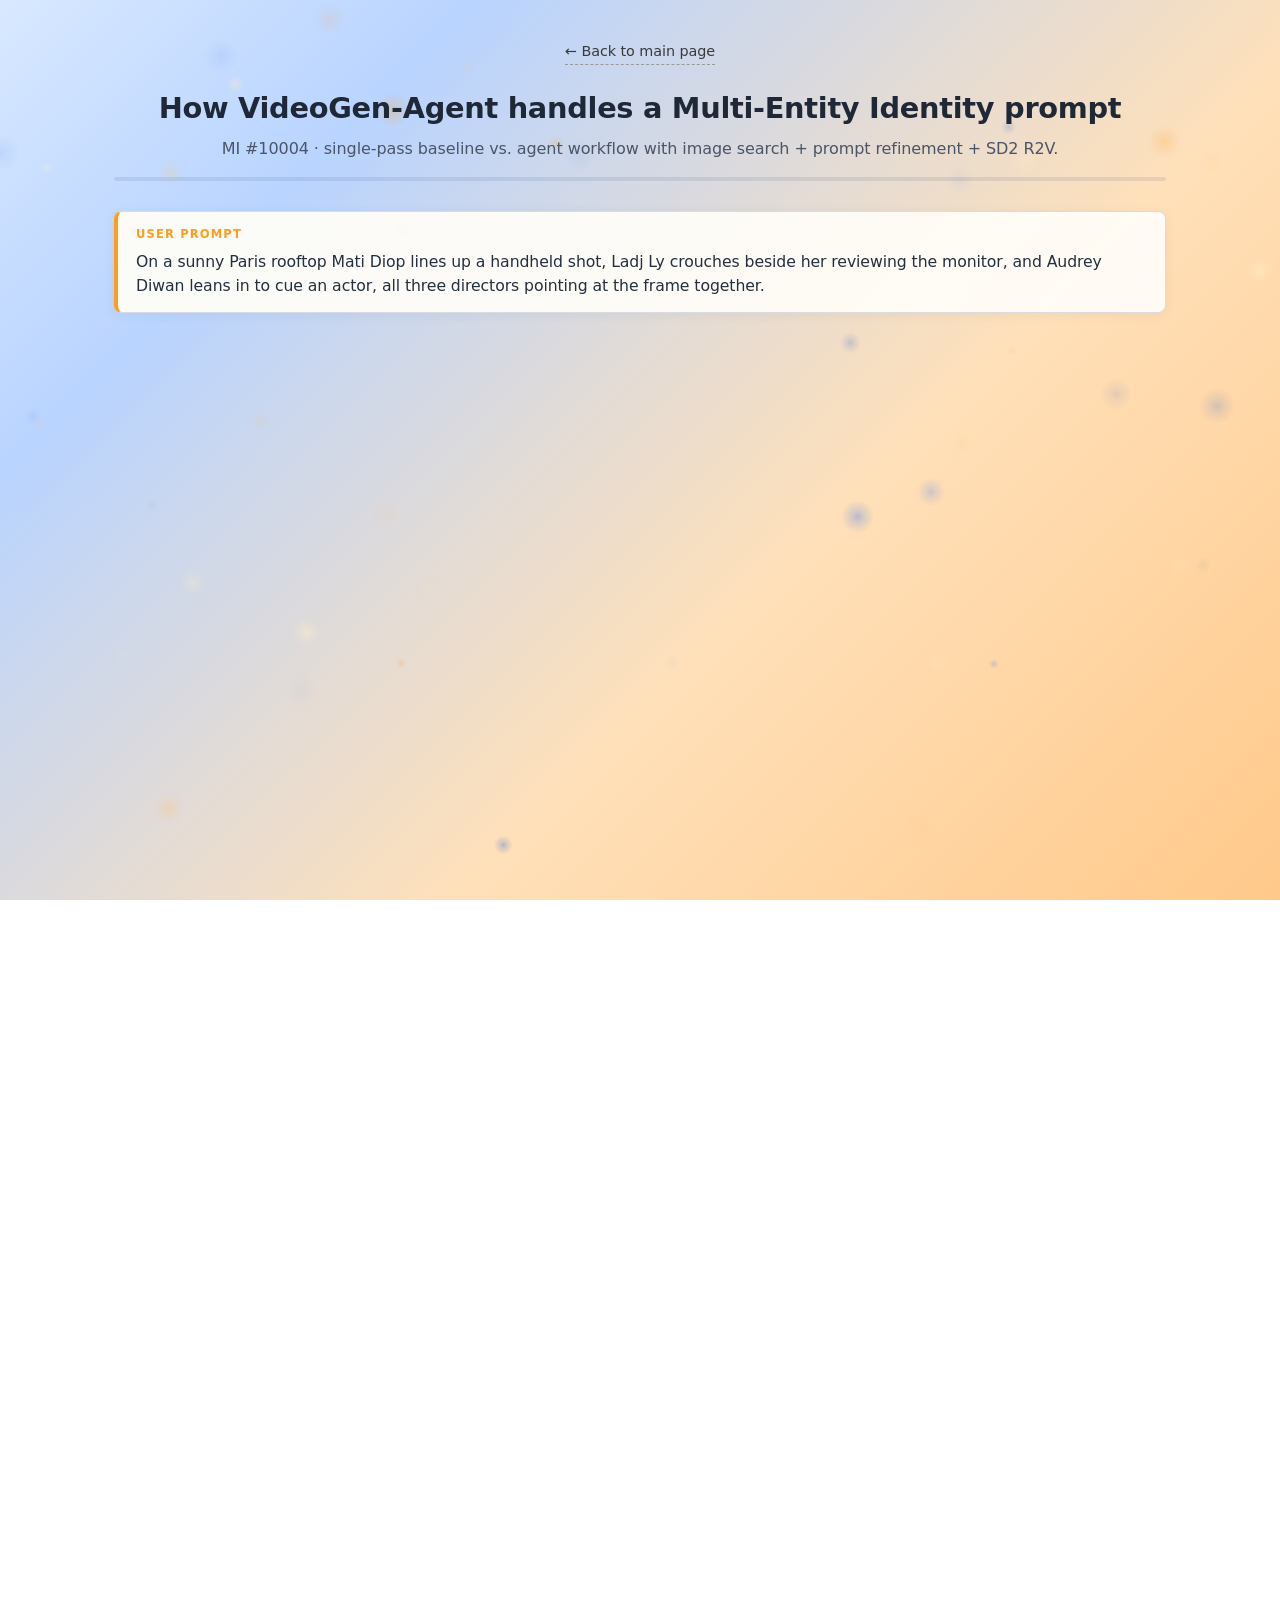
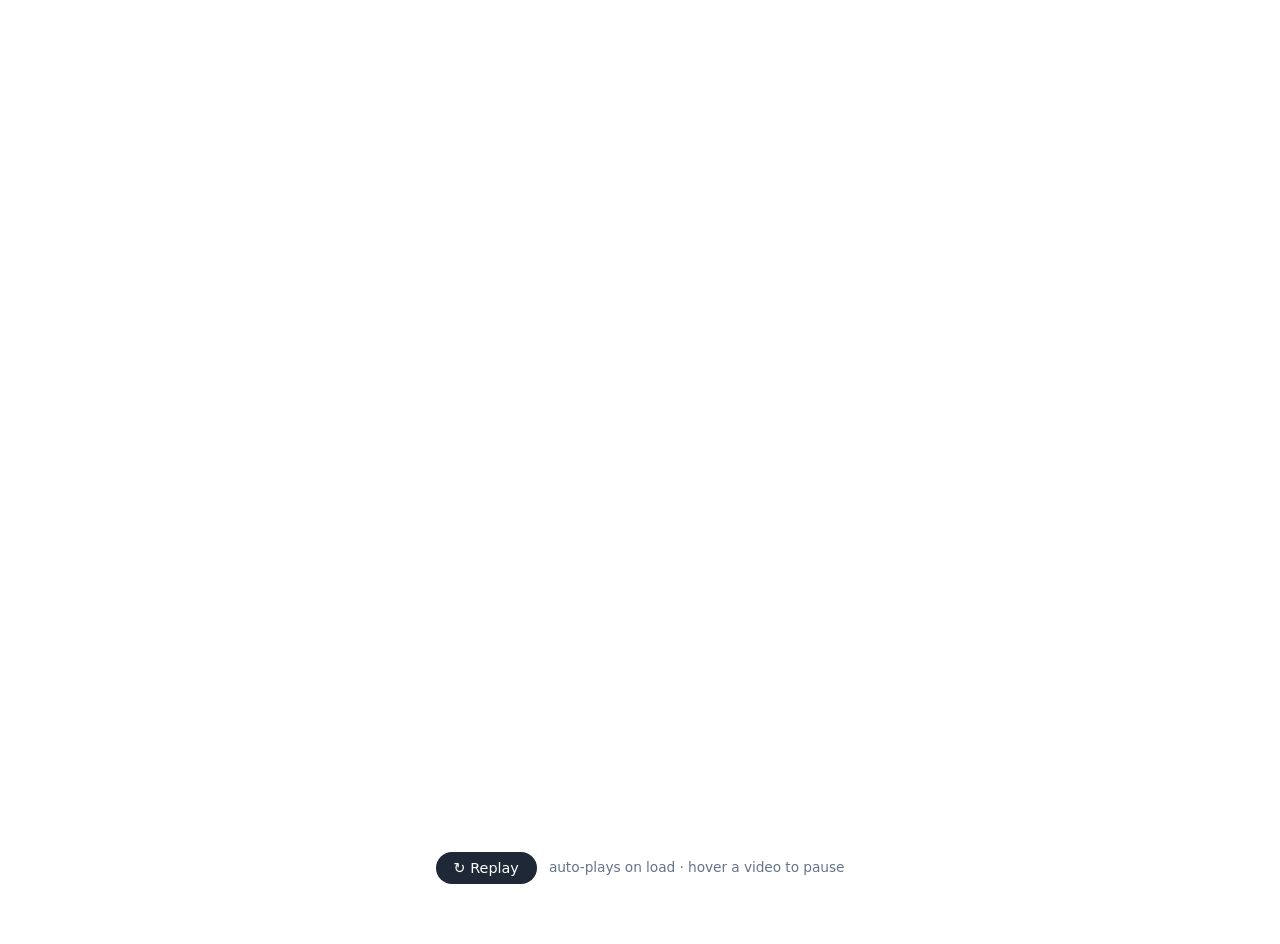
<file: agent_demo_mi.html>
<!DOCTYPE html>
<html lang="en">
<head>
<meta charset="UTF-8" />
<meta name="viewport" content="width=device-width, initial-scale=1" />
<title>VideoGen-Agent · MI #10004 Workflow Storyboard</title>
<link rel="preconnect" href="https://api.fontshare.com" />
<link href="https://api.fontshare.com/v2/css?f[]=satoshi@300,400,500,700,900&display=swap" rel="stylesheet" />
<link href="https://fonts.googleapis.com/css2?family=JetBrains+Mono:wght@400;500&display=swap" rel="stylesheet" />
<link rel="stylesheet" href="css/style.css?v=23" />
<link rel="icon" type="image/svg+xml" href="images/logo.svg" />
<style>
  :root {
    --step-fade: 480ms;
  }
  body { padding: 0; margin: 0; }
  .demo-hero {
    padding: 30px 24px 6px;
    max-width: 1100px;
    margin: 0 auto;
    text-align: center;
  }
  .demo-hero h1 {
    font-size: 1.8rem;
    color: #1e2836;
    margin-bottom: 4px;
    font-weight: 700;
  }
  .demo-hero p.sub {
    color: #4a5568;
    font-size: 1rem;
    margin: 0;
  }
  .stage {
    max-width: 1100px;
    margin: 20px auto 60px;
    padding: 0 24px;
    position: relative;
  }
  /* Prompt bar (always visible) */
  .prompt-bar {
    background: rgba(255, 253, 248, 0.94);
    border: 1px solid rgba(30, 60, 120, 0.16);
    border-left: 4px solid #ff9d1c;
    border-radius: 8px;
    padding: 14px 18px;
    font-size: 0.98rem;
    line-height: 1.55;
    color: #24303e;
    box-shadow: 0 2px 12px rgba(30, 60, 120, 0.06);
    margin-bottom: 22px;
    text-align: left;
  }
  .prompt-bar .label {
    font-size: 0.72rem;
    text-transform: uppercase;
    letter-spacing: 0.10em;
    color: #ff9d1c;
    font-weight: 700;
    margin-bottom: 6px;
    display: block;
  }
  /* Stage panels */
  .panel {
    background: rgba(247, 250, 255, 0.94);
    border: 1px solid rgba(30, 60, 120, 0.10);
    border-radius: 12px;
    padding: 18px 22px 22px;
    margin-bottom: 22px;
    box-shadow: 0 4px 18px rgba(30, 60, 120, 0.06);
    opacity: 0;
    transform: translateY(14px);
    transition: opacity var(--step-fade) ease, transform var(--step-fade) ease;
  }
  .panel.on { opacity: 1; transform: none; }
  .panel-title {
    display: flex;
    align-items: center;
    gap: 10px;
    font-size: 0.86rem;
    text-transform: uppercase;
    letter-spacing: 0.10em;
    font-weight: 700;
    color: #1e2836;
    margin-bottom: 12px;
  }
  .panel-title .num {
    display: inline-flex;
    align-items: center;
    justify-content: center;
    width: 22px;
    height: 22px;
    border-radius: 50%;
    background: #1e2836;
    color: #fff;
    font-size: 0.72rem;
    letter-spacing: 0;
  }
  .panel-title .num.fail { background: #c53030; }
  .panel-title .num.ok   { background: #2e7d5b; }
  .panel-note { color: #64748b; font-size: 0.86rem; margin-top: 8px; }
  /* Video layout */
  .video-wrap {
    position: relative;
    border-radius: 8px;
    overflow: hidden;
    background: #0b0f18;
    aspect-ratio: 16 / 9;
    max-width: 780px;
    margin: 0 auto;
  }
  .video-wrap video { width: 100%; height: 100%; display: block; object-fit: cover; }
  .video-wrap .badge {
    position: absolute;
    top: 12px; right: 12px;
    background: rgba(197, 48, 48, 0.94);
    color: #fff;
    padding: 5px 10px;
    border-radius: 999px;
    font-size: 0.78rem;
    font-weight: 600;
    letter-spacing: 0.03em;
  }
  .video-wrap .badge.ok { background: rgba(46, 125, 91, 0.94); }
  /* Image search chips */
  .chips { display: flex; flex-wrap: wrap; gap: 8px; margin-bottom: 14px; }
  .chip {
    font-family: "JetBrains Mono", ui-monospace, monospace;
    font-size: 0.80rem;
    background: #1e2836;
    color: #ffb454;
    padding: 5px 10px;
    border-radius: 6px;
    opacity: 0;
    transform: translateY(-4px);
    transition: opacity 240ms ease, transform 240ms ease;
  }
  .chip.on { opacity: 1; transform: none; }
  .chip::before { content: "🔎 "; }
  .refs {
    display: grid;
    grid-template-columns: repeat(3, 1fr);
    gap: 12px;
  }
  .ref { text-align: center; }
  .ref img {
    width: 100%;
    aspect-ratio: 1 / 1;
    object-fit: cover;
    border-radius: 8px;
    border: 2px solid rgba(46, 125, 91, 0.20);
    background: #0b0f18;
    opacity: 0;
    transform: scale(0.95);
    transition: opacity 320ms ease, transform 320ms ease;
  }
  .ref.on img { opacity: 1; transform: none; }
  .ref .name {
    display: block;
    font-size: 0.86rem;
    font-weight: 600;
    color: #1e2836;
    margin-top: 6px;
    opacity: 0;
    transition: opacity 240ms ease;
  }
  .ref.on .name { opacity: 1; }
  /* Refined prompt (highlighted diff) */
  .refined { font-size: 0.95rem; line-height: 1.55; color: #24303e; text-align: left; }
  .refined mark {
    background: linear-gradient(180deg, rgba(255,180,84,0.35), rgba(255,180,84,0.12));
    color: #7a3f00;
    padding: 0 4px;
    border-radius: 3px;
    font-weight: 500;
  }
  /* Player controls */
  .controls {
    display: flex; justify-content: center; align-items: center; gap: 12px;
    margin-top: 20px;
  }
  .controls button {
    background: #1e2836;
    color: #fff;
    border: none;
    padding: 8px 18px;
    border-radius: 999px;
    font-family: inherit;
    font-size: 0.9rem;
    font-weight: 500;
    cursor: pointer;
    transition: background 120ms ease;
  }
  .controls button:hover { background: #0c4d92; }
  .controls .hint { color: #64748b; font-size: 0.86rem; }
  .progress-track {
    height: 4px;
    background: rgba(30, 60, 120, 0.10);
    border-radius: 2px;
    overflow: hidden;
    margin: 14px 0 4px;
    max-width: 1052px;
  }
  .progress-fill {
    height: 100%;
    background: linear-gradient(90deg, #ffb454, #ff9d1c);
    width: 0%;
    transition: width 120ms linear;
  }
  .backlink { display:inline-block; margin: 10px 0 20px; font-size: .9rem; color: #3a3a3a; text-decoration: none; border-bottom: 1px dashed #999; }
  .backlink:hover { color: #000; border-bottom-color: #000; }
  @media (max-width: 720px) {
    .refs { grid-template-columns: repeat(3, 1fr); gap: 6px; }
    .ref .name { font-size: 0.72rem; }
  }
</style>
</head>
<body>
<canvas id="bg-particles" aria-hidden="true"></canvas>

<div class="demo-hero">
  <a class="backlink" href="index.html">&larr; Back to main page</a>
  <h1>How VideoGen-Agent handles a Multi-Entity Identity prompt</h1>
  <p class="sub">MI #10004 · single-pass baseline vs. agent workflow with image search + prompt refinement + SD2 R2V.</p>
  <div class="progress-track"><div class="progress-fill" id="progress"></div></div>
</div>

<div class="stage">

  <!-- Always-visible user prompt -->
  <div class="prompt-bar" id="prompt-bar">
    <span class="label">User prompt</span>
    On a sunny Paris rooftop Mati Diop lines up a handheld shot, Ladj Ly crouches beside her reviewing the monitor, and Audrey Diwan leans in to cue an actor, all three directors pointing at the frame together.
  </div>

  <!-- Step 1: baseline (single-pass) -->
  <div class="panel" id="p-baseline">
    <div class="panel-title"><span class="num fail">1</span>Baseline · single-pass Seedance&nbsp;1 Pro Fast</div>
    <div class="video-wrap">
      <video id="v-baseline" src="videos/seedance_baselines/vkm_10004.mp4" muted loop playsinline></video>
      <span class="badge">❌ identity collapse · 3 generic strangers</span>
    </div>
    <p class="panel-note">The base T2V has never seen Mati Diop, Ladj Ly, or Audrey Diwan and cannot recover their identities from a text prompt — it defaults to three arbitrary Europeans on a generic rooftop.</p>
  </div>

  <!-- Step 2: agent image_search -->
  <div class="panel" id="p-search">
    <div class="panel-title"><span class="num">2</span>VideoGen-Agent · image_search × 3</div>
    <div class="chips" id="chips-row">
      <span class="chip" data-i="0">image_search("Mati Diop film director")</span>
      <span class="chip" data-i="1">image_search("Ladj Ly film director")</span>
      <span class="chip" data-i="2">image_search("Audrey Diwan film director")</span>
    </div>
    <div class="refs">
      <div class="ref" data-i="0">
        <img src="lf_cached_images/611-0286fe375128d4f0b9732d772b753718.jpg" alt="Mati Diop" />
        <span class="name">Mati Diop</span>
      </div>
      <div class="ref" data-i="1">
        <img src="lf_cached_images/4908-03f3e74d9cd9207023b60539f6b88b9a.jpg" alt="Ladj Ly" />
        <span class="name">Ladj Ly</span>
      </div>
      <div class="ref" data-i="2">
        <img src="lf_cached_images/7480-3c905db5fcf90b6240b1df0bb0991255.jpg" alt="Audrey Diwan" />
        <span class="name">Audrey Diwan</span>
      </div>
    </div>
    <p class="panel-note">The agent issues one image_search per named entity, ranks the returns by CLIP similarity, and keeps a top identity-anchor photo per director — three reference images total.</p>
  </div>

  <!-- Step 3: refined prompt -->
  <div class="panel" id="p-refined">
    <div class="panel-title"><span class="num">3</span>Prompt refinement · bind reference images to characters</div>
    <div class="refined">
      <mark>[Image1]&nbsp;=&nbsp;Mati Diop · [Image2]&nbsp;=&nbsp;Ladj Ly · [Image3]&nbsp;=&nbsp;Audrey Diwan.</mark>
      On a sunny Paris rooftop terrace at golden hour, a
      <mark>young French actor performs in front of the camera</mark> as
      <mark>[Image1] Mati Diop adjusts the ARRI cinema camera on a heavy tripod</mark>,
      <mark>[Image2] Ladj Ly is in a deep squat at the video-village monitor</mark>,
      pointing at the playback, and
      <mark>[Image3] Audrey Diwan leans over Ladj’s shoulder</mark>
      pointing at the same spot on the monitor to discuss the take.
      <span style="color:#64748b">Cinematic warm color grading, documentary-style handheld coverage, shallow depth of field, natural golden-hour lighting.</span>
    </div>
    <p class="panel-note">The agent rewrites the user prompt with <mark>explicit image bindings</mark>, blocking directions, camera / monitor / actor detail, and cinematography style — every ambiguous element is grounded before generation.</p>
  </div>

  <!-- Step 4: agent output -->
  <div class="panel" id="p-agent">
    <div class="panel-title"><span class="num ok">4</span>VideoGen-Agent output · Seedance&nbsp;2 reference-to-video</div>
    <div class="video-wrap">
      <video id="v-agent" src="videos/agent_seedance2/vkm_10004.mp4" muted loop playsinline></video>
      <span class="badge ok">✓ correct identities · scene fidelity</span>
    </div>
    <p class="panel-note">Same user prompt, driven through the agent’s image_search → prompt refinement → Seedance 2 R2V pipeline. All three directors are recognisable, the video-village blocking is preserved, and the actor is in frame as described.</p>
  </div>

  <div class="controls">
    <button id="btn-replay">↻ Replay</button>
    <span class="hint">auto-plays on load · hover a video to pause</span>
  </div>
</div>

<script src="js/particles.js?v=1" defer></script>
<script>
(function () {
  const TL = [
    { at:     0, action: () => reveal('prompt-bar') },
    { at:   400, action: () => reveal('p-baseline') },
    { at:   600, action: () => playVid('v-baseline') },
    // baseline runs 5s → step 2 kicks in
    { at:  5600, action: () => { pauseVid('v-baseline'); reveal('p-search'); } },
    { at:  5900, action: () => showChip(0) },
    { at:  6250, action: () => showRef(0)  },
    { at:  6600, action: () => showChip(1) },
    { at:  6950, action: () => showRef(1)  },
    { at:  7300, action: () => showChip(2) },
    { at:  7650, action: () => showRef(2)  },
    { at:  8600, action: () => reveal('p-refined') },
    { at: 10400, action: () => reveal('p-agent') },
    { at: 10600, action: () => playVid('v-agent') },
    { at: 15600, action: () => { /* linger — v-agent keeps looping */ } },
  ];
  const TOTAL = 16000;

  function reveal(id) { document.getElementById(id).classList.add('on'); }
  function showChip(i) { document.querySelector(`.chip[data-i="${i}"]`).classList.add('on'); }
  function showRef(i)  { document.querySelector(`.ref[data-i="${i}"]`).classList.add('on'); }
  function playVid(id) { const v = document.getElementById(id); v.play().catch(() => {}); }
  function pauseVid(id){ const v = document.getElementById(id); v.pause(); }

  let timers = [], startAt = 0, rafId = 0;
  const progress = document.getElementById('progress');

  function resetAll() {
    timers.forEach(clearTimeout); timers = [];
    cancelAnimationFrame(rafId);
    ['prompt-bar','p-baseline','p-search','p-refined','p-agent'].forEach(id => {
      document.getElementById(id).classList.remove('on');
    });
    document.querySelectorAll('.chip, .ref').forEach(el => el.classList.remove('on'));
    ['v-baseline','v-agent'].forEach(id => {
      const v = document.getElementById(id);
      v.pause(); v.currentTime = 0;
    });
    progress.style.width = '0%';
  }

  function run() {
    resetAll();
    startAt = performance.now();
    TL.forEach(e => timers.push(setTimeout(e.action, e.at)));
    function tick() {
      const el = performance.now() - startAt;
      progress.style.width = Math.min(100, (el / TOTAL) * 100) + '%';
      if (el < TOTAL + 200) rafId = requestAnimationFrame(tick);
    }
    rafId = requestAnimationFrame(tick);
  }

  document.getElementById('btn-replay').addEventListener('click', run);
  // hover-to-pause each video
  ['v-baseline','v-agent'].forEach(id => {
    const v = document.getElementById(id);
    v.addEventListener('mouseenter', () => v.pause());
    v.addEventListener('mouseleave', () => v.play().catch(() => {}));
  });

  // wait for both videos' metadata so first-frame paints, then start
  const waits = ['v-baseline','v-agent'].map(id => new Promise(res => {
    const v = document.getElementById(id);
    if (v.readyState >= 1) res();
    else v.addEventListener('loadedmetadata', res, { once: true });
  }));
  Promise.all(waits).then(run);
})();
</script>
</body>
</html>
</file>
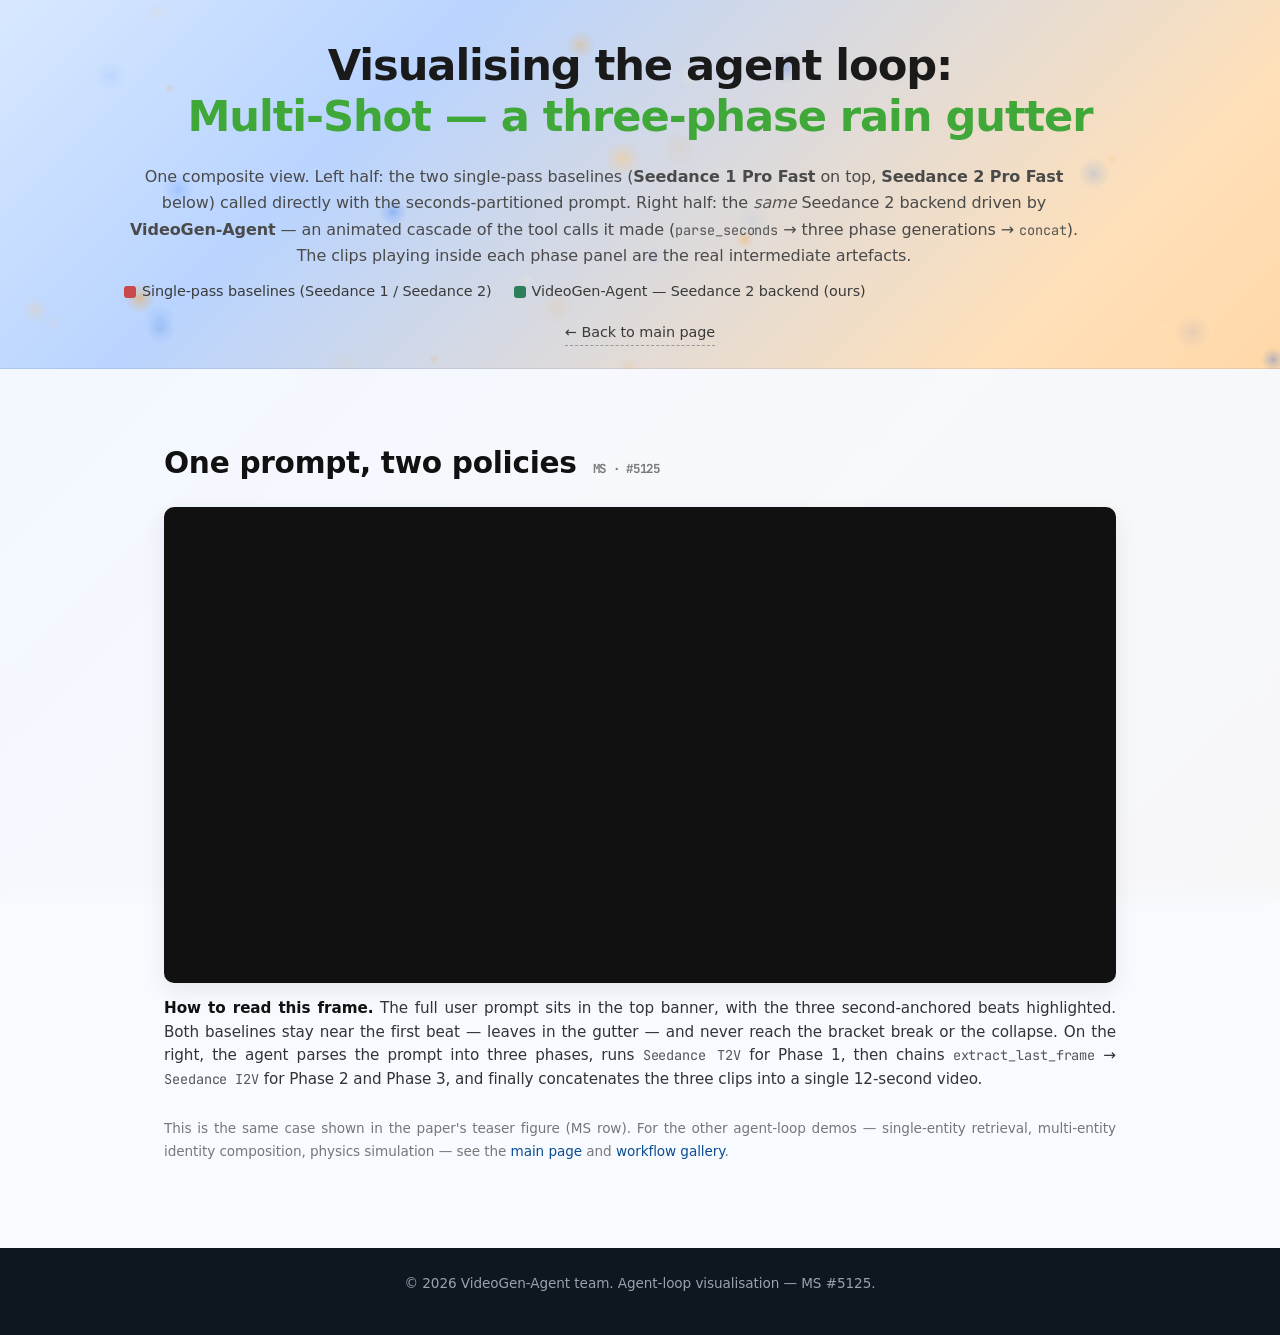
<file: agent_loop_ms.html>
<!DOCTYPE html>
<html lang="en">
<head>
<meta charset="UTF-8" />
<meta name="viewport" content="width=device-width, initial-scale=1" />
<title>VideoGen-Agent &middot; Agent Loop &mdash; Multi-Shot Rain Gutter</title>
<meta name="description" content="A single composite video for the VideoGen-Agent loop on a Multi-Shot prompt: two single-pass baselines on the left, an animated tool-call trajectory on the right, all under one seconds-partitioned prompt." />
<link rel="preconnect" href="https://api.fontshare.com" />
<link rel="preconnect" href="https://fonts.googleapis.com" />
<link rel="preconnect" href="https://fonts.gstatic.com" crossorigin />
<link href="https://api.fontshare.com/v2/css?f[]=satoshi@300,400,500,700,900&display=swap" rel="stylesheet" />
<link href="https://fonts.googleapis.com/css2?family=JetBrains+Mono:wght@400;500&display=swap" rel="stylesheet" />
<link rel="stylesheet" href="css/style.css?v=26" />
<link rel="icon" type="image/svg+xml" href="images/logo.svg" />
<link rel="apple-touch-icon" sizes="180x180" href="apple-touch-icon.png" />
<link rel="shortcut icon" href="favicon.ico" />
<style>
  header.hero { padding-top: 40px; padding-bottom: 22px; }
  .subtitle { color:#4a4a4a; font-size:1rem; margin: 6px 0 0; max-width: 60rem; }
  .backlink { display:inline-block; margin-top:14px; font-size:.9rem; color:#3a3a3a; text-decoration:none; border-bottom:1px dashed #999; }
  .backlink:hover { color:#000; border-bottom-color:#000; }
  .legend-row { display:flex; gap:22px; align-items:center; flex-wrap:wrap; margin: 10px 0 4px; font-size:.9rem; color:#3a3a3a; }
  .swatch { display:inline-block; width:12px; height:12px; border-radius:3px; margin-right:6px; vertical-align:middle; }
  .swatch.bs { background:#c94a4a; }
  .swatch.ag { background:#2e7d5b; }
  .id-tag { font-family: "JetBrains Mono", ui-monospace, monospace; font-size:.78rem; color:#7a7a7a; margin-left:6px; }

  .composite-wrap {
    margin: 8px 0 4px 0;
  }
  .composite-wrap video {
    width: 100%;
    max-width: 1440px;
    display: block;
    margin: 0 auto;
    border-radius: 10px;
    background: #111;
    box-shadow: 0 8px 24px rgba(0,0,0,0.08);
  }
  .composite-caption {
    max-width: 1120px;
    margin: 14px auto 0 auto;
    font-size: 0.95rem;
    color: #333;
    line-height: 1.55;
  }
  .composite-caption strong { color: #111; }
  .composite-caption .kb {
    font-family: "JetBrains Mono", ui-monospace, monospace;
    font-size: 0.85rem;
    color: #555;
  }
</style>
</head>
<body>
<canvas id="bg-particles" aria-hidden="true"></canvas>

<header class="hero">
  <div class="container">
    <h1 class="title">
      Visualising the agent loop:<br />
      <span class="highlight">Multi-Shot &mdash; a three-phase rain gutter</span>
    </h1>
    <p class="subtitle">
      One composite view. Left half: the two single-pass baselines
      (<strong>Seedance&nbsp;1 Pro Fast</strong> on top, <strong>Seedance&nbsp;2 Pro Fast</strong> below)
      called directly with the seconds-partitioned prompt.
      Right half: the <em>same</em> Seedance&nbsp;2 backend driven by <strong>VideoGen-Agent</strong> &mdash;
      an animated cascade of the tool calls it made (<span style="font-family:'JetBrains Mono',monospace;font-size:.85em;color:#555;">parse_seconds</span>
      &rarr; three phase generations &rarr; <span style="font-family:'JetBrains Mono',monospace;font-size:.85em;color:#555;">concat</span>).
      The clips playing inside each phase panel are the real intermediate artefacts.
    </p>
    <div class="legend-row">
      <span><span class="swatch bs"></span>Single-pass baselines (Seedance&nbsp;1 / Seedance&nbsp;2)</span>
      <span><span class="swatch ag"></span>VideoGen-Agent &mdash; Seedance&nbsp;2 backend (ours)</span>
    </div>
    <a class="backlink" href="index.html">&larr; Back to main page</a>
  </div>
</header>

<main>

<section id="loop" class="block">
  <div class="container">
    <h2>One prompt, two policies <span class="id-tag">MS &middot; #5125</span></h2>

    <div class="composite-wrap">
      <video src="videos/agent_trajectory/ms5125_composite.mp4"
             autoplay loop muted playsinline preload="auto"></video>
      <p class="composite-caption">
        <strong>How to read this frame.</strong> The full user prompt sits in the top banner,
        with the three second-anchored beats highlighted. Both baselines stay near the first
        beat &mdash; leaves in the gutter &mdash; and never reach the bracket break or the
        collapse. On the right, the agent parses the prompt into three phases, runs
        <span class="kb">Seedance&nbsp;T2V</span> for Phase&nbsp;1, then chains
        <span class="kb">extract_last_frame</span> &rarr; <span class="kb">Seedance&nbsp;I2V</span>
        for Phase&nbsp;2 and Phase&nbsp;3, and finally concatenates the three clips into a
        single 12-second video.
      </p>
    </div>

    <p class="note" style="margin-top:26px;">
      This is the same case shown in the paper's teaser figure (MS row).
      For the other agent-loop demos &mdash; single-entity retrieval,
      multi-entity identity composition, physics simulation &mdash; see the
      <a href="index.html">main page</a> and <a href="workflows.html">workflow gallery</a>.
    </p>
  </div>
</section>

</main>

<footer>
  <div class="container">
    <p>&copy; 2026 VideoGen-Agent team. Agent-loop visualisation &mdash; MS #5125.</p>
  </div>
</footer>

<script src="js/particles.js?v=1" defer></script>
</body>
</html>
</file>
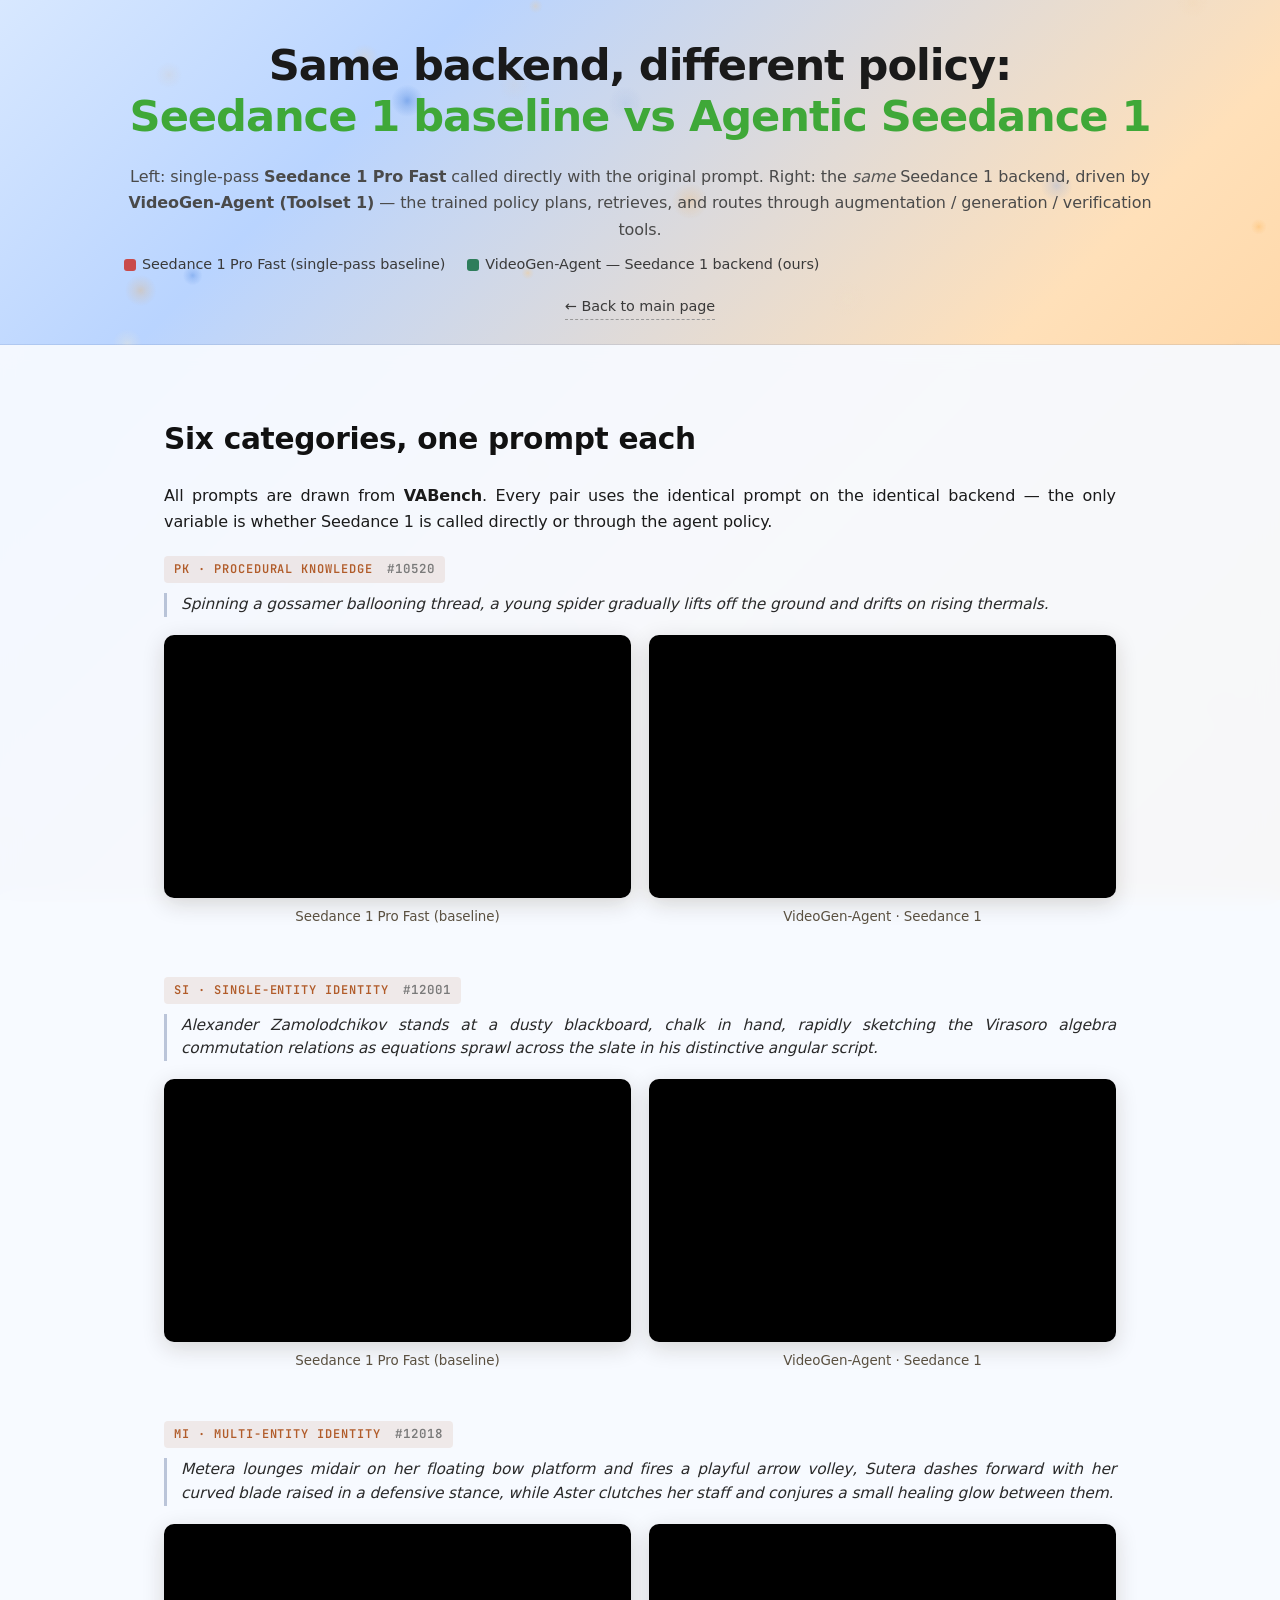
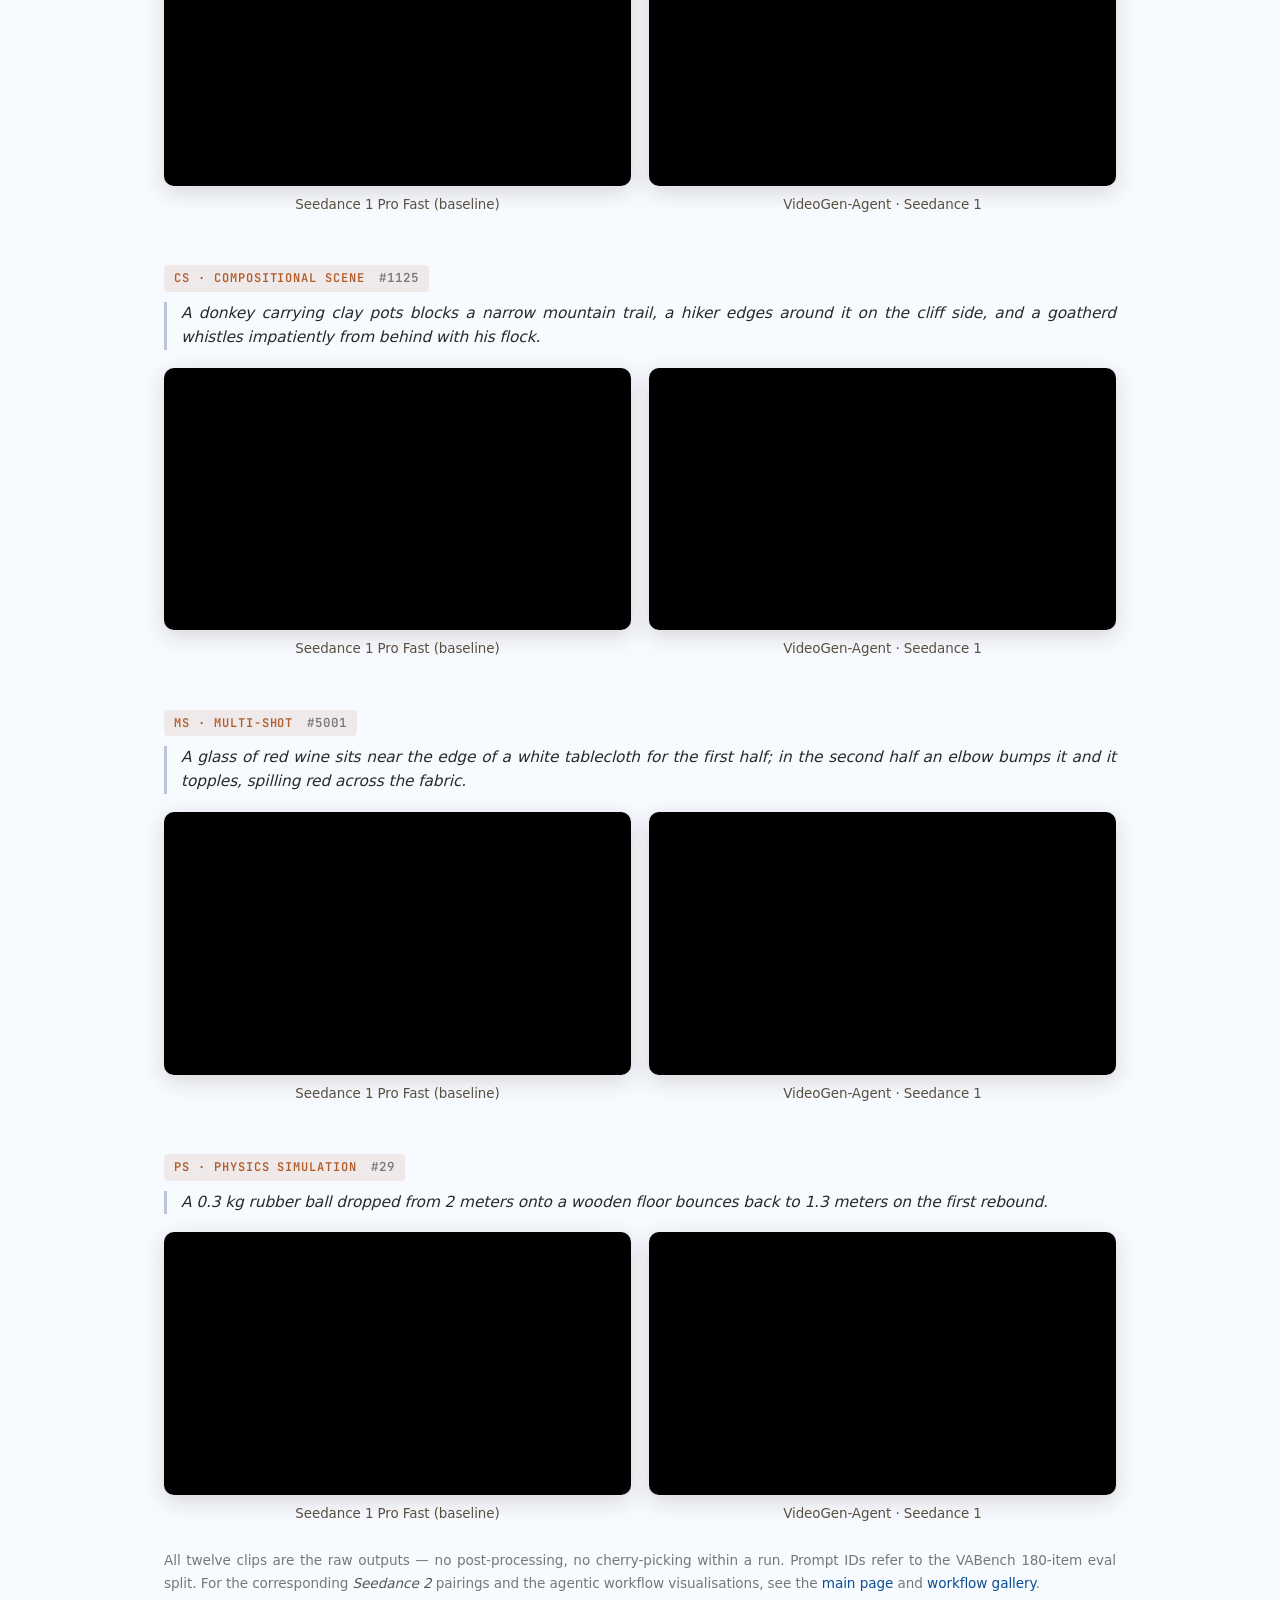
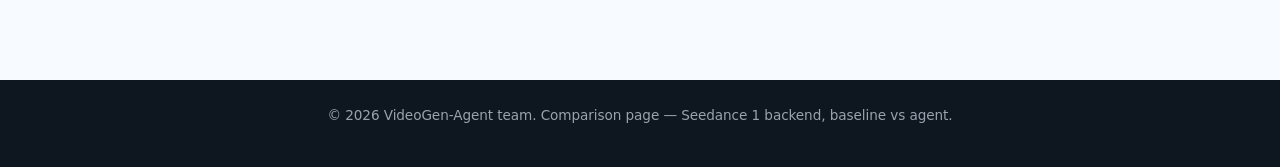
<file: compare_sd1.html>
<!DOCTYPE html>
<html lang="en">
<head>
<meta charset="UTF-8" />
<meta name="viewport" content="width=device-width, initial-scale=1" />
<title>VideoGen-Agent &middot; Seedance 1 baseline vs Agentic Seedance 1</title>
<meta name="description" content="Side-by-side comparison: single-pass Seedance 1 Pro Fast versus the same backend driven by VideoGen-Agent (Toolset 1), across six VABench categories." />
<link rel="preconnect" href="https://api.fontshare.com" />
<link rel="preconnect" href="https://fonts.googleapis.com" />
<link rel="preconnect" href="https://fonts.gstatic.com" crossorigin />
<link href="https://api.fontshare.com/v2/css?f[]=satoshi@300,400,500,700,900&display=swap" rel="stylesheet" />
<link href="https://fonts.googleapis.com/css2?family=JetBrains+Mono:wght@400;500&display=swap" rel="stylesheet" />
<link rel="stylesheet" href="css/style.css?v=26" />
<link rel="icon" type="image/svg+xml" href="images/logo.svg" />
<link rel="apple-touch-icon" sizes="180x180" href="apple-touch-icon.png" />
<link rel="shortcut icon" href="favicon.ico" />
<style>
  /* page-local tweaks so the hero is compact and the gallery reads clean */
  header.hero { padding-top: 40px; padding-bottom: 24px; }
  .subtitle { color:#4a4a4a; font-size:1rem; margin: 6px 0 0; }
  .backlink { display:inline-block; margin-top:14px; font-size:.9rem; color:#3a3a3a; text-decoration:none; border-bottom:1px dashed #999; }
  .backlink:hover { color:#000; border-bottom-color:#000; }
  .legend-row { display:flex; gap:22px; align-items:center; flex-wrap:wrap; margin: 10px 0 4px; font-size:.9rem; color:#3a3a3a; }
  .swatch { display:inline-block; width:12px; height:12px; border-radius:3px; margin-right:6px; vertical-align:middle; }
  .swatch.bs { background:#c94a4a; }
  .swatch.ag { background:#2e7d5b; }
  .id-tag { font-family: "JetBrains Mono", ui-monospace, monospace; font-size:.78rem; color:#7a7a7a; margin-left:6px; }
</style>
</head>
<body>
<canvas id="bg-particles" aria-hidden="true"></canvas>

<header class="hero">
  <div class="container">
    <h1 class="title">
      Same backend, different policy:<br />
      <span class="highlight">Seedance&nbsp;1 baseline vs Agentic Seedance&nbsp;1</span>
    </h1>
    <p class="subtitle">
      Left: single-pass <strong>Seedance&nbsp;1 Pro Fast</strong> called directly with the original prompt.
      Right: the <em>same</em> Seedance&nbsp;1 backend, driven by <strong>VideoGen-Agent (Toolset&nbsp;1)</strong> &mdash;
      the trained policy plans, retrieves, and routes through augmentation / generation / verification tools.
    </p>
    <div class="legend-row">
      <span><span class="swatch bs"></span>Seedance&nbsp;1 Pro Fast (single-pass baseline)</span>
      <span><span class="swatch ag"></span>VideoGen-Agent &mdash; Seedance&nbsp;1 backend (ours)</span>
    </div>
    <a class="backlink" href="index.html">&larr; Back to main page</a>
  </div>
</header>

<main>

<section id="gallery" class="block">
  <div class="container">
    <h2>Six categories, one prompt each</h2>
    <p>
      All prompts are drawn from <strong>VABench</strong>. Every pair uses the identical prompt on the identical backend
      &mdash; the only variable is whether Seedance&nbsp;1 is called directly or through the agent policy.
    </p>

    <div class="vid-stack">

      <!-- ============ PK ============ -->
      <div class="vid-block">
        <div class="vid-cat">PK &middot; Procedural Knowledge <span class="id-tag">#10520</span></div>
        <p class="prompt">Spinning a gossamer ballooning thread, a young spider gradually lifts off the ground and drifts on rising thermals.</p>
        <div class="vid-pair">
          <figure>
            <video src="videos_sd1_compare/kp_10520_baseline.mp4" autoplay loop muted playsinline></video>
            <figcaption>Seedance&nbsp;1 Pro Fast (baseline)</figcaption>
          </figure>
          <figure>
            <video src="videos_sd1_compare/kp_10520_agent.mp4" autoplay loop muted playsinline></video>
            <figcaption>VideoGen-Agent &middot; Seedance&nbsp;1</figcaption>
          </figure>
        </div>
      </div>

      <!-- ============ SI ============ -->
      <div class="vid-block">
        <div class="vid-cat">SI &middot; Single-Entity Identity <span class="id-tag">#12001</span></div>
        <p class="prompt">Alexander Zamolodchikov stands at a dusty blackboard, chalk in hand, rapidly sketching the Virasoro algebra commutation relations as equations sprawl across the slate in his distinctive angular script.</p>
        <div class="vid-pair">
          <figure>
            <video src="videos_sd1_compare/vks_12001_baseline.mp4" autoplay loop muted playsinline></video>
            <figcaption>Seedance&nbsp;1 Pro Fast (baseline)</figcaption>
          </figure>
          <figure>
            <video src="videos_sd1_compare/vks_12001_agent.mp4" autoplay loop muted playsinline></video>
            <figcaption>VideoGen-Agent &middot; Seedance&nbsp;1</figcaption>
          </figure>
        </div>
      </div>

      <!-- ============ MI ============ -->
      <div class="vid-block">
        <div class="vid-cat">MI &middot; Multi-Entity Identity <span class="id-tag">#12018</span></div>
        <p class="prompt">Metera lounges midair on her floating bow platform and fires a playful arrow volley, Sutera dashes forward with her curved blade raised in a defensive stance, while Aster clutches her staff and conjures a small healing glow between them.</p>
        <div class="vid-pair">
          <figure>
            <video src="videos_sd1_compare/vkm_12018_baseline.mp4" autoplay loop muted playsinline></video>
            <figcaption>Seedance&nbsp;1 Pro Fast (baseline)</figcaption>
          </figure>
          <figure>
            <video src="videos_sd1_compare/vkm_12018_agent.mp4" autoplay loop muted playsinline></video>
            <figcaption>VideoGen-Agent &middot; Seedance&nbsp;1</figcaption>
          </figure>
        </div>
      </div>

      <!-- ============ MS ============ -->
      <div class="vid-block">
        <div class="vid-cat">CS &middot; Compositional Scene <span class="id-tag">#1125</span></div>
        <p class="prompt">A donkey carrying clay pots blocks a narrow mountain trail, a hiker edges around it on the cliff side, and a goatherd whistles impatiently from behind with his flock.</p>
        <div class="vid-pair">
          <figure>
            <video src="videos_sd1_compare/ms_1125_baseline.mp4" autoplay loop muted playsinline></video>
            <figcaption>Seedance&nbsp;1 Pro Fast (baseline)</figcaption>
          </figure>
          <figure>
            <video src="videos_sd1_compare/ms_1125_agent.mp4" autoplay loop muted playsinline></video>
            <figcaption>VideoGen-Agent &middot; Seedance&nbsp;1</figcaption>
          </figure>
        </div>
      </div>

      <!-- ============ TG ============ -->
      <div class="vid-block">
        <div class="vid-cat">MS &middot; Multi-Shot <span class="id-tag">#5001</span></div>
        <p class="prompt">A glass of red wine sits near the edge of a white tablecloth for the first half; in the second half an elbow bumps it and it topples, spilling red across the fabric.</p>
        <div class="vid-pair">
          <figure>
            <video src="videos_sd1_compare/tg_5001_baseline.mp4" autoplay loop muted playsinline></video>
            <figcaption>Seedance&nbsp;1 Pro Fast (baseline)</figcaption>
          </figure>
          <figure>
            <video src="videos_sd1_compare/tg_5001_agent.mp4" autoplay loop muted playsinline></video>
            <figcaption>VideoGen-Agent &middot; Seedance&nbsp;1</figcaption>
          </figure>
        </div>
      </div>

      <!-- ============ PS ============ -->
      <div class="vid-block">
        <div class="vid-cat">PS &middot; Physics Simulation <span class="id-tag">#29</span></div>
        <p class="prompt">A 0.3&nbsp;kg rubber ball dropped from 2&nbsp;meters onto a wooden floor bounces back to 1.3&nbsp;meters on the first rebound.</p>
        <div class="vid-pair">
          <figure>
            <video src="videos_sd1_compare/ps_29_baseline.mp4" autoplay loop muted playsinline></video>
            <figcaption>Seedance&nbsp;1 Pro Fast (baseline)</figcaption>
          </figure>
          <figure>
            <video src="videos_sd1_compare/ps_29_agent.mp4" autoplay loop muted playsinline></video>
            <figcaption>VideoGen-Agent &middot; Seedance&nbsp;1</figcaption>
          </figure>
        </div>
      </div>

    </div>

    <p class="note" style="margin-top:24px;">
      All twelve clips are the raw outputs &mdash; no post-processing, no cherry-picking within a run. Prompt IDs refer to the VABench 180-item eval split. For the corresponding
      <em>Seedance 2</em> pairings and the agentic workflow visualisations, see the
      <a href="index.html">main page</a> and <a href="workflows.html">workflow gallery</a>.
    </p>
  </div>
</section>

</main>

<footer>
  <div class="container">
    <p>&copy; 2026 VideoGen-Agent team. Comparison page &mdash; Seedance 1 backend, baseline vs agent.</p>
  </div>
</footer>

<script src="js/particles.js?v=1" defer></script>
</body>
</html>
</file>
<file: css/style.css>
/* ─────────────────────────────── reset / base ─────────────────────────────── */
* { box-sizing: border-box; margin: 0; padding: 0; }

html { scroll-behavior: smooth; }

body {
  font-family: "Satoshi", -apple-system, BlinkMacSystemFont, "Segoe UI", "Inter", system-ui, sans-serif;
  font-weight: 400;
  line-height: 1.65;
  color: #1a1a1a;
  letter-spacing: -0.005em;
  /* Sky-blue → sunset-orange diagonal gradient (with a soft warm mid-tone). */
  background:
    linear-gradient(135deg,
      #d8e8ff  0%,
      #b9d4ff 22%,
      #ffe0b9 62%,
      #ffc98a 100%);
  background-attachment: fixed;
  min-height: 100vh;
  -webkit-font-smoothing: antialiased;
  -moz-osx-font-smoothing: grayscale;
  position: relative;
}

/* Particle canvas sits fixed behind all content but above the gradient. */
#bg-particles {
  position: fixed;
  inset: 0;
  width: 100vw;
  height: 100vh;
  z-index: 0;
  pointer-events: none;
}
body > *:not(#bg-particles) { position: relative; z-index: 1; }

.container {
  max-width: 1080px;
  margin: 0 auto;
  padding: 0 24px;
}

a { color: #0c4d92; text-decoration: none; transition: color .15s ease; }
a:hover { color: #1466b8; text-decoration: underline; }

h1, h2, h3 { font-weight: 700; letter-spacing: -0.01em; }
h2 { font-size: 1.85rem; margin-bottom: 1.2rem; color: #111; }
h3 { font-size: 1.15rem; color: #222; }

p { margin-bottom: 1rem; }

em { color: #555; }

/* ─────────────────────────────── HERO (cream / paper) ─────────────────────────────── */
.hero {
  /* transparent — body gradient shows through */
  background: transparent;
  border-bottom: 1px solid rgba(30, 60, 120, 0.10);
  padding: 24px 0 60px;      /* tighter top so logos sit near the very top */
}

.hero .container { text-align: center; }

/* Brand mark: pixel-tool-picker icon (1241×916, ~1.35:1) sitting inline to
   the LEFT of the first title line ("VideoGen-Agent:"). Height tracks the
   title's font-size via em so it scales automatically across breakpoints. */
.brand-mark {
  display: inline-block;
  height: 1.8em;
  width: auto;
  vertical-align: -0.5em;       /* align to text baseline of the H1 */
  margin: 0 0.28em 0 0;
  filter: drop-shadow(0 2px 8px rgba(63, 168, 56, 0.30));
}

.title {
  font-size: 2.7rem;
  line-height: 1.18;
  font-weight: 700;
  letter-spacing: -0.025em;
  margin-bottom: 22px;
  color: #1a1a1a;                     /* fallback if per-word spans somehow miss */
}

/* Per-word colors match the paper's title 5-stop green→yellow gradient
   (TechReport.tex lines 282–286: titlegA..titlegE) */
.title .title-w1 { color: #3FA838; }   /* deep green   (VideoGen-Agent:) */
.title .title-w2 { color: #6FB833; }   /* yellow-green (Reinforcing) */
.title .title-w3 { color: #9FC72E; }   /* chartreuse   (Video) */
.title .title-w4 { color: #CFD629; }   /* lime-yellow  (Generation) */
.title .title-w5 { color: #F0CB1F; }   /* warm yellow  (Agents) */

/* Keep legacy .highlight rule harmless in case any other page still uses it */
.title .highlight { color: #3FA838; }

.authors {
  font-size: 1.08rem;
  color: #2a2a2a;
  margin: 0 auto 6px;
  line-height: 1.55;
  max-width: 860px;              /* narrower than title's ~1080px container */
}
.authors sup { font-size: 0.72em; color: #b15c2a; font-weight: 500; padding-left: 1px; }

.affiliations {
  font-size: 0.92rem;
  color: #5a5040;
  margin-bottom: 28px;
  line-height: 1.55;
}
.affiliations sup { color: #b15c2a; font-weight: 500; padding-right: 2px; }

.links {
  display: flex; gap: 12px; flex-wrap: wrap; justify-content: center;
  margin-bottom: 36px;
}

.btn {
  display: inline-flex; align-items: center; gap: 6px;
  padding: 10px 20px;
  border-radius: 999px;
  background: #1a1a1a;
  color: #fff;
  font-weight: 500;
  font-size: 0.95rem;
  transition: background .15s ease, transform .15s ease;
  border: 1px solid rgba(255,255,255,0.28);
  box-shadow: 0 8px 18px rgba(0,0,0,0.18);
}
.btn:hover { background: #000; text-decoration: none; transform: translateY(-1px); }
.btn .icon { font-family: "JetBrains Mono", monospace; font-size: 0.9em; }
.btn.disabled {
  background: rgba(30, 60, 120, 0.18); color: #8a7c63; border-color: rgba(30, 60, 120, 0.22);
  cursor: not-allowed; pointer-events: none;
  box-shadow: none;
}

.tldr {
  max-width: 760px;
  margin: 0 auto;
  font-size: 1.02rem;
  color: #2a2a2a;
  background: rgba(245, 249, 253, 0.85);
  border: 1px solid rgba(30, 60, 120, 0.18);
  border-left: 4px solid #ff9d1c;
  padding: 18px 22px;
  text-align: left;
  border-radius: 8px;
  backdrop-filter: blur(6px);
  box-shadow: 0 2px 12px rgba(30, 60, 120, 0.08);
}
.tldr strong { color: #1a1a1a; }
.tldr em { color: #5a5040; }

/* ─────────────────────────────── BLOCKS ─────────────────────────────── */
.block {
  padding: 70px 0;
  border-bottom: 1px solid rgba(30, 60, 120, 0.10);
  background: rgba(247, 250, 255, 0.94);      /* nearly-solid cool white */
  backdrop-filter: blur(10px);
}
.block.alt { background: rgba(234, 242, 253, 0.94); }
.block:last-of-type { border-bottom: none; }

/* Content-block containers (Abstract → Robotics → Footer) match the teaser image width */
.block .container,
footer .container {
  max-width: 1000px;                /* aligns with .teaser-wrap .container above */
}

/* Justified body text (both sides aligned) inside content blocks + hero TL;DR */
.block p,
.block li,
.method-figure figcaption,
.case-figure figcaption,
.tldr {
  text-align: justify;
  text-justify: inter-word;
  hyphens: auto;
  -webkit-hyphens: auto;
}
/* Center-align stays for the hero header (title / authors / buttons / affil logos)
   — but TL;DR gets justified two-side alignment like the rest of the body prose. */
.hero .container,
.hero .container p { text-align: center; }
.hero .container p.tldr {
  text-align: justify;
  text-justify: inter-word;
  hyphens: auto;
  -webkit-hyphens: auto;
}
/* Table cells and gallery captions stay centered */
table.results td, table.results th,
.vid-cat, .vid-pair figcaption,
.cat-card p, .tg-card p { text-align: initial; }
.cat-card p, .tg-card p { text-align: left; }

/* ─────────────────────────────── AFFILIATION LOGOS (above title) ─────────────────────────────── */
.affil-logos {
  display: flex;
  align-items: center;
  justify-content: center;
  flex-wrap: wrap;
  gap: 42px;
  margin: 0 0 22px;
  padding: 0 12px;
}
/* Wide variant: sits outside .container so it can be broader than the title */
.affil-logos.affil-logos-wide {
  max-width: 1600px;             /* ~50% wider than .container (1080px) and wider than the abstract block */
  margin: 0 auto 30px;
  padding: 0 24px;               /* slim padding so the logos really breathe out */
  gap: 110px;                    /* much larger inter-logo spacing so the row spreads out */
  justify-content: space-around; /* distribute logos across the wide row instead of clumping */
}
/* Inline variant: sits between authors/affiliations and the buttons row */
.affil-logos.affil-logos-inline {
  gap: 60px;
  margin: 6px auto 22px;
}
.affil-logos.affil-logos-inline img {
  height: 54px;
  max-width: 220px;
}
.affil-logos img {
  height: 72px;
  width: auto;
  max-width: 340px;              /* raised for wide banner logos like CUHK (5.7:1 AR) */
  object-fit: contain;
  opacity: 0.92;
  transition: opacity 0.15s ease, transform 0.15s ease;
}
.affil-logos img:hover {
  opacity: 1;
  transform: translateY(-2px);
}
@media (max-width: 900px) {
  .affil-logos { gap: 28px; }
  .affil-logos.affil-logos-wide { gap: 48px; }
  .affil-logos img { height: 56px; max-width: 240px; }
}
@media (max-width: 700px) {
  .affil-logos { gap: 20px; }
  .affil-logos.affil-logos-wide { gap: 30px; }
  .affil-logos img { height: 44px; max-width: 180px; }
}

/* ─────────────────────────────── TEASER (transparent, floats on gradient) ─────────────────────────────── */
.teaser-wrap {
  padding: 20px 0 8px;
}
.teaser-wrap .container {
  max-width: 1000px;          /* slightly narrower than main container (1080px) to match Abstract text column */
  margin: 0 auto;
  padding: 0 24px;
}
.teaser-img {
  display: block;
  width: 100%;
  height: auto;
  background: transparent;    /* PNG is already alpha; leave the page gradient behind */
  border: none;
  border-radius: 0;
  box-shadow: none;
}

/* One tiny icon button that swaps between the dynamic and static teaser views. */
.teaser-wrap .container { position: relative; }
.teaser-switch {
  position: absolute;
  top: 4px;
  right: 24px;
  width: 34px;
  height: 34px;
  padding: 0;
  display: inline-flex;
  align-items: center;
  justify-content: center;
  color: #4a5568;
  background: rgba(255, 255, 255, 0.9);
  border: 1px solid rgba(30, 60, 120, 0.22);
  border-radius: 50%;
  cursor: pointer;
  box-shadow: 0 2px 6px rgba(20, 30, 55, 0.10);
  transition: color 120ms ease, background 120ms ease, transform 160ms ease;
  z-index: 3;
}
.teaser-switch:hover {
  color: #1e2836;
  background: #ffffff;
}
.teaser-switch:active { transform: rotate(180deg); }
.teaser-switch svg { display: block; }

/* Only one of the two views is rendered, controlled by data-mode. */
.teaser-media[data-mode="dynamic"] .teaser-static { display: none; }
.teaser-media[data-mode="static"]  .teaser-video  { display: none; }
.teaser-video {
  display: block;
  width: 100%;
  height: auto;
  background: transparent;   /* video is transparent-bg WebM VP9 alpha */
  border-radius: 0;
  box-shadow: none;
}

/* 3-column titles sitting above the teaser image, aligned to the raster columns.
   Column proportions (measured from demo.png at 2525×1207 after cropping the
   old raster titles): User Prompt ≈ 0..500 (19.8 %), Tool Use ≈ 500..1370
   (34.5 %), Generated Video ≈ 1370..2525 (45.7 %). */
.teaser-cols {
  display: grid;
  grid-template-columns: 19.8% 34.5% 45.7%;
  align-items: end;
  margin: 0 0 10px;
  padding: 0;
  color: #1e2836;
}
.teaser-col {
  font-family: "Satoshi", -apple-system, BlinkMacSystemFont, sans-serif;
  font-weight: 700;
  font-size: 1.02rem;
  line-height: 1.25;
  text-align: center;
  letter-spacing: -0.005em;
  padding: 0 4px;
}
.teaser-col .teaser-sub {
  font-weight: 400;
  font-size: 0.82rem;
  color: rgba(30, 40, 55, 0.65);
  margin-left: 4px;
  letter-spacing: 0;
}
@media (max-width: 720px) {
  .teaser-col { font-size: 0.85rem; }
  .teaser-col .teaser-sub { display: block; font-size: 0.72rem; margin-left: 0; }
}

/* ─────────────────────────────── METHOD: tool groups ─────────────────────────────── */
/* Same design language as the results table:
   ivory body, dark-slate outline + shadow, dark title bar, orange-amber accent */
.tool-groups {
  display: grid;
  grid-template-columns: repeat(3, 1fr);
  gap: 18px;
  margin: 24px 0 32px;
}

.tg-card {
  background: #f3f6fb;                    /* cool ivory (was HELM ivory) */
  border: 1px solid #2c3a4a;              /* dark slate outline */
  border-radius: 6px;
  padding: 0;                             /* padding pushed into inner elements */
  transition: transform .15s ease, box-shadow .15s ease;
  box-shadow: 0 4px 16px rgba(30, 40, 55, 0.14);
  overflow: hidden;
  position: relative;
}
.tg-card:hover { transform: translateY(-2px); box-shadow: 0 6px 18px rgba(30, 40, 55, 0.20); }
.tg-card h3 {
  background: #1e2836;                    /* dark slate header (matches thead) */
  color: #f5e9c4;                         /* warm cream text */
  font-size: 0.85rem;
  font-weight: 600;
  letter-spacing: 0.05em;
  text-transform: uppercase;
  margin: 0;
  padding: 11px 18px 10px;
  border-bottom: 3px solid #ff9d1c;       /* HF-orange accent stripe */
}
.tg-card p {
  font-size: 0.92rem;
  color: #333;
  margin: 0;
  padding: 16px 18px 18px;
  line-height: 1.55;
}

.method-figure {
  margin: 30px 0 18px;
  background: #f3f6fb;
  border: 1px solid #2c3a4a;
  border-radius: 6px;
  overflow: hidden;
  box-shadow: 0 4px 16px rgba(30, 40, 55, 0.14);
}
.method-figure img { width: 100%; height: auto; display: block; background: #fff; }
.method-figure figcaption {
  font-size: 0.88rem;
  color: #333;
  padding: 12px 18px;
  background: #dfe6f0;                    /* matches group-head strip */
  border-top: 1px solid #d9c98a;
}

/* ─────────────────────────────── BENCHMARK: 6 cats grid ─────────────────────────────── */
.cat-grid {
  display: grid;
  grid-template-columns: repeat(3, 1fr);
  gap: 14px;
  margin-top: 18px;
}

.cat-card {
  background: #f3f6fb;
  border: 1px solid #2c3a4a;
  border-radius: 6px;
  padding: 0;
  overflow: hidden;
  box-shadow: 0 2px 8px rgba(30, 40, 55, 0.10);
  transition: transform .15s ease, box-shadow .15s ease;
}
.cat-card:hover { transform: translateY(-2px); box-shadow: 0 4px 14px rgba(30, 40, 55, 0.18); }
.cat-card h3 {
  background: #1e2836;
  color: #f5e9c4;
  font-size: 0.78rem;
  font-weight: 600;
  letter-spacing: 0.06em;
  text-transform: uppercase;
  margin: 0;
  padding: 8px 14px 7px;
  border-bottom: 2px solid #ff9d1c;
}
.cat-card p {
  font-size: 0.88rem;
  color: #333;
  margin: 0;
  padding: 12px 14px 14px;
  line-height: 1.5;
}

/* ─────────────────────────────── RESULTS TABLE ─────────────────────────────── */
.table-wrap { overflow-x: auto; }

/* Results table — Terminal-Bench + HELM inspired:
   dark slate header (high contrast), ivory body (warm not white),
   monospace numbers, orange-amber "Ours" accent (HF-style). */
table.results {
  width: 100%;
  border-collapse: separate;
  border-spacing: 0;
  font-size: 0.92rem;
  background: #f3f6fb;                  /* cool ivory */
  border: 1px solid #2c3a4a;            /* dark slate outline (matches header) */
  border-radius: 6px;
  overflow: hidden;
  margin-top: 14px;
  box-shadow: 0 4px 16px rgba(30, 40, 55, 0.14);
}
table.results thead {
  background: #1e2836;                  /* Terminal-Bench-style dark slate */
}
table.results thead th {
  color: #f5e9c4;                       /* warm cream text on dark header */
  font-weight: 600;
  letter-spacing: 0.03em;
  text-transform: uppercase;
  font-size: 0.78rem;
  padding-top: 12px;
  padding-bottom: 12px;
  border-bottom: none;
}
table.results th, table.results td {
  padding: 9px 14px;
  text-align: center;
  border-bottom: 1px solid rgba(44, 58, 74, 0.10);
}
table.results td:first-child, table.results th:first-child { text-align: left; }

/* Numbers monospace (JetBrains Mono already loaded on the site) — every td EXCEPT the first (model-name) column */
table.results tbody td:not(:first-child) {
  font-family: "JetBrains Mono", ui-monospace, "SF Mono", Menlo, monospace;
  font-variant-numeric: tabular-nums;
  font-size: 0.90rem;
  color: #1b2432;
}

/* Very subtle alternating stripes so long tables stay readable */
table.results tbody tr:nth-child(odd) td { background: rgba(247, 250, 255, 0.95); }
table.results tbody tr:nth-child(even) td { background: rgba(234, 242, 253, 0.85); }

/* Hover: subtle dark tint */
table.results tbody tr:hover td { background: rgba(44, 58, 74, 0.06); }

/* Group-head — Stanford-HELM style small-caps burgundy label */
table.results tr.group-head td,
table.results tr.group-head:hover td {
  background: #dfe6f0;
  font-size: 0.74rem;
  text-transform: uppercase;
  letter-spacing: 0.09em;
  color: #8b3a1f;                       /* burgundy label */
  text-align: left;
  font-weight: 700;
  padding: 6px 14px;
  border-bottom: 1px solid #d9c98a;
  border-top: 1px solid #d9c98a;
  font-family: inherit;
}
table.results tr.muted td { color: #7a7060; font-style: italic; }

/* ─────────────────── Toolset help badge (?) + hover panel ─────────────────── */

/* Cell that hosts both the label anchor and the top-right ? badge */
.toolset-cell {
  display: inline-block;
  position: relative;
  padding-right: 14px;                /* room so the badge doesn't overlap text */
}

/* Wrapper that anchors the badge and, on hover, reveals the panel */
.qhelp {
  position: absolute;
  top: -6px;
  right: -2px;
  line-height: 1;
}

/* The circled question-mark badge — top-right superscript */
.qhelp-badge,
.qhelp-badge-inline {
  display: inline-flex;
  align-items: center;
  justify-content: center;
  width: 15px;
  height: 15px;
  border-radius: 50%;
  border: 1px solid rgba(30, 60, 120, 0.55);
  background: rgba(247, 250, 255, 0.95);
  color: rgba(30, 60, 120, 0.85);
  font-family: -apple-system, BlinkMacSystemFont, "Segoe UI", sans-serif;
  font-size: 0.68rem;
  font-weight: 700;
  line-height: 1;
  cursor: help;
  user-select: none;
  transition: color .12s, border-color .12s, background .12s, transform .12s;
}
.qhelp-badge:hover,
.qhelp-badge:focus,
.qhelp:hover .qhelp-badge {
  color: #fff;
  border-color: #0c4d92;
  background: #0c4d92;
  outline: none;
  transform: scale(1.10);
}

/* Small in-text version (used in the note paragraph, no wrapper) */
.qhelp-badge-inline { vertical-align: 1px; margin: 0 1px; }

/* The hover panel — position:fixed so it escapes the table's overflow:hidden.
   JS in index.html positions it near the badge on hover. */
.qhelp-body {
  position: fixed;
  min-width: 300px;
  max-width: 380px;
  padding: 12px 14px;
  background: #1e2836;
  color: #f6faff;
  border-radius: 10px;
  box-shadow: 0 8px 26px rgba(0, 0, 0, 0.32);
  font-family: -apple-system, BlinkMacSystemFont, "Segoe UI", sans-serif;
  font-size: 0.80rem;
  line-height: 1.55;
  text-align: left;
  font-weight: 400;
  opacity: 0;
  visibility: hidden;
  pointer-events: none;
  transition: opacity .12s ease, visibility .12s ease;
  z-index: 1000;
  /* JS sets left/top to badge coords on hover */
  left: 0; top: 0;
}
/* Only the JS-added .on class shows the panel — without it the pure CSS
   :hover rule would flash the panel at the viewport top-left corner
   (its default position:fixed origin) before the JS could reposition it. */
.qhelp-body.on {
  opacity: 1;
  visibility: visible;
  pointer-events: auto;
}
.qhelp-body::before {
  content: "";
  position: absolute;
  right: 14px;
  top: -6px;
  border: 6px solid transparent;
  border-bottom-color: #1e2836;
}

/* Title strip inside the panel */
.qhelp-title {
  display: block;
  font-size: 0.72rem;
  font-weight: 700;
  text-transform: uppercase;
  letter-spacing: 0.10em;
  color: #ffb454;
  margin-bottom: 8px;
}

.qhelp-body ul {
  list-style: none;
  margin: 0;
  padding: 0;
}
.qhelp-body li {
  display: grid;
  grid-template-columns: 96px 1fr;
  gap: 10px;
  padding: 4px 0;
  border-bottom: 1px solid rgba(255, 255, 255, 0.08);
}
.qhelp-body li:last-child { border-bottom: none; }
.qhelp-body .qk {
  color: #9ac5ff;
  font-size: 0.72rem;
  font-weight: 500;
  align-self: center;
}
.qhelp-body a {
  color: #ffb454;
  text-decoration: none;
  border-bottom: 1px dotted rgba(255, 180, 84, 0.45);
}
.qhelp-body a:hover { color: #ffd08a; border-bottom-style: solid; }
.qhelp-body .qval-plain { color: rgba(246, 250, 255, 0.65); font-style: italic; }

/* "Ours" row — HF-orange / amber accent, bold contrast */
table.results tr.ours td,
table.results tr.ours:hover td {
  background: linear-gradient(180deg, #ffb454 0%, #ff9d1c 100%);   /* HF-orange amber */
  color: #2b1500;
  border-bottom-color: #d97706;
  font-weight: 600;
}
table.results tr.ours td strong { color: #1a0a00; }
table.results tr.ours td:first-child { color: #1a0a00; }

/* Search-target links inside gallery prompts (named entities the agent looks up) */
.vid-block .prompt a {
  color: #2563eb;                            /* clean modern blue on cream */
  text-decoration: none;
  border-bottom: 1px solid rgba(37, 99, 235, 0.35);
  transition: color 0.15s ease, border-bottom-color 0.15s ease;
}
.vid-block .prompt a:hover {
  color: #1d4ed8;                            /* slightly darker on hover */
  border-bottom-color: #1d4ed8;
  text-decoration: none;
}

/* Model-name links inside results table: subtle underline-on-hover, inherit row color */
table.results td a {
  color: inherit;
  text-decoration: none;
  border-bottom: 1px dotted rgba(30, 40, 55, 0.25);
  transition: border-bottom-color 0.15s ease, color 0.15s ease;
}
table.results td a:hover {
  color: #0c4d92;
  border-bottom-color: #0c4d92;
  text-decoration: none;
}
table.results tr.ours td a:hover {
  color: #1a0a00;
  border-bottom-color: #7a3a00;
}
/* Add a subtle left-edge marker on Ours row */
table.results tr.ours td:first-child {
  box-shadow: inset 4px 0 0 #b45309;
  padding-left: 18px;
}

p.note { font-size: 0.85rem; color: #777; margin-top: 10px; }

/* ─────────────────────────────── GALLERY ─────────────────────────────── */
/* GALLERY — no card panel; cat badge + prompt as plain text, then 2 videos side-by-side. */
.vid-stack {
  display: flex;
  flex-direction: column;
  gap: 48px;
  margin-top: 20px;
}

.vid-block { /* no bg, no border — just a stacking container */ }

.vid-cat {
  display: inline-block;
  font-family: "JetBrains Mono", monospace;
  font-size: 0.75rem;
  font-weight: 600;
  text-transform: uppercase;
  letter-spacing: 0.08em;
  color: #b15c2a;
  background: rgba(177, 92, 42, 0.10);
  padding: 3px 10px;
  border-radius: 4px;
  margin-bottom: 10px;
}

.vid-block .prompt {
  font-size: 0.96rem;
  color: #2a2a2a;
  font-style: italic;
  margin-bottom: 18px;
  padding-left: 14px;
  border-left: 3px solid rgba(30, 60, 120, 0.28);
  line-height: 1.55;
}

.vid-pair {
  display: grid;
  grid-template-columns: 1fr 1fr;
  gap: 18px;
}

/* 3-column variant for GT / agentic / baseline triplets (robotics section). */
.vid-triple {
  display: grid;
  grid-template-columns: 1fr 1fr 1fr;
  gap: 14px;
}
.vid-triple figure { margin: 0; }
.vid-triple video {
  width: 100%;
  display: block;
  border-radius: 10px;
  background: #000;
  aspect-ratio: 16 / 9;
  object-fit: contain;
  box-shadow: 0 6px 22px rgba(40, 26, 8, 0.16);
}
.vid-triple figcaption {
  font-size: 0.82rem;
  color: #5a5040;
  text-align: center;
  margin-top: 8px;
  font-weight: 500;
}

/* Compact robotics table: prompt | I2V input | GT | agentic | I2V baseline. */
table.robot-grid {
  width: 100%;
  border-collapse: collapse;
  margin-top: 18px;
  font-size: 0.88rem;
  table-layout: fixed;
}
.robot-grid th, .robot-grid td {
  padding: 8px 6px;
  border-bottom: 1px solid rgba(30, 60, 120, 0.18);
  vertical-align: middle;
}
.robot-grid thead th {
  text-align: center;
  font-weight: 600;
  color: #5a5040;
  font-size: 0.72rem;
  letter-spacing: 0.05em;
  text-transform: uppercase;
  background: rgba(233, 241, 251, 0.55);
  border-bottom: 1.5px solid rgba(30, 60, 120, 0.30);
}
.robot-grid th:first-child, .robot-grid td:first-child { text-align: left; }
.robot-grid td.prompt-cell {
  font-style: italic;
  font-size: 0.86rem;
  color: #2a2a2a;
  line-height: 1.4;
  padding-right: 10px;
}
.robot-grid td.prompt-cell .cat-tag {
  display: block;
  font-family: "JetBrains Mono", monospace;
  font-style: normal;
  font-size: 0.66rem;
  font-weight: 600;
  text-transform: uppercase;
  letter-spacing: 0.06em;
  color: #b15c2a;
  margin-bottom: 4px;
}
.robot-grid td.media-cell { text-align: center; }
.robot-grid video,
.robot-grid img {
  width: 100%;
  aspect-ratio: 16 / 9;
  object-fit: contain;
  background: #000;
  border-radius: 6px;
  display: block;
  box-shadow: 0 3px 10px rgba(40, 26, 8, 0.14);
}
@media (max-width: 700px) {
  .robot-grid, .robot-grid thead, .robot-grid tbody, .robot-grid th, .robot-grid td, .robot-grid tr {
    display: block;
  }
  .robot-grid thead { display: none; }
  .robot-grid tr {
    margin-bottom: 24px;
    border-bottom: 1px solid rgba(30, 60, 120, 0.18);
    padding-bottom: 14px;
  }
  .robot-grid td { border: none; padding: 6px 0; }
  .robot-grid td.media-cell::before {
    content: attr(data-label);
    display: block;
    font-size: 0.72rem;
    font-weight: 600;
    text-transform: uppercase;
    letter-spacing: 0.05em;
    color: #5a5040;
    margin-bottom: 4px;
  }
}

/* 4-column variant: GT | agentic | I2V input image | I2V output video (robotics). */
.vid-quad {
  display: grid;
  grid-template-columns: 1fr 1fr 1fr 1fr;
  gap: 12px;
}
.vid-quad figure { margin: 0; }
.vid-quad video,
.vid-quad img {
  width: 100%;
  display: block;
  border-radius: 10px;
  background: #000;
  aspect-ratio: 16 / 9;
  object-fit: contain;
  box-shadow: 0 6px 22px rgba(40, 26, 8, 0.16);
}
.vid-quad figcaption {
  font-size: 0.80rem;
  color: #5a5040;
  text-align: center;
  margin-top: 8px;
  font-weight: 500;
}

.vid-pair figure {
  margin: 0;
  /* The "white panel" is now the video itself — no surrounding card. */
}

.vid-pair video {
  width: 100%;
  display: block;
  border-radius: 10px;
  background: #000;
  aspect-ratio: 16 / 9;
  /* contain = no crop; native-ratio difference becomes black bars,
     but the visible video frame is identical 16:9 for every cell.    */
  object-fit: contain;
  box-shadow: 0 6px 22px rgba(40, 26, 8, 0.16);
}

.vid-pair figcaption {
  font-size: 0.84rem;
  color: #5a5040;
  text-align: center;
  margin-top: 8px;
  font-weight: 500;
}

/* ─────────────────────────────── TRAJECTORY ─────────────────────────────── */
.traj-grid {
  display: grid;
  grid-template-columns: repeat(2, 1fr);
  gap: 18px;
  margin-top: 20px;
}

.traj-card {
  background: #f6fafd;
  border: 1px solid rgba(30, 60, 120, 0.18);
  border-radius: 10px;
  padding: 18px 18px 16px;
}

.traj-cat {
  display: inline-block;
  font-family: "JetBrains Mono", monospace;
  font-size: 0.74rem;
  font-weight: 600;
  text-transform: uppercase;
  letter-spacing: 0.06em;
  color: #b15c2a;
  background: rgba(177, 92, 42, 0.10);
  padding: 3px 9px;
  border-radius: 4px;
  margin-bottom: 10px;
}

.trajectory {
  background: #0e1620;
  color: #d4dae3;
  padding: 16px 18px;
  border-radius: 8px;
  font-family: "JetBrains Mono", monospace;
  font-size: 0.76rem;
  line-height: 1.65;
  overflow-x: auto;
  white-space: pre;
  margin: 0;
}

/* ─────────────────────────────── BIBTEX ─────────────────────────────── */
.bibtex {
  background: #f3f5f8;
  border: 1px solid #e6e8eb;
  padding: 18px 22px;
  border-radius: 8px;
  font-family: "JetBrains Mono", monospace;
  font-size: 0.85rem;
  line-height: 1.55;
  color: #1a1a1a;
  overflow-x: auto;
}

/* ─────────────────────────────── FOOTER ─────────────────────────────── */
footer {
  background: #0e1620;
  color: #9aa3ad;
  text-align: center;
  padding: 24px 0;
  font-size: 0.85rem;
}
footer a { color: #b9c6da; }

/* ─────────────────────────────── RESPONSIVE ─────────────────────────────── */
@media (max-width: 900px) {
  .title { font-size: 2.1rem; }
  h2 { font-size: 1.55rem; }
  .tool-groups, .cat-grid, .traj-grid { grid-template-columns: 1fr; }
  .vid-pair { grid-template-columns: 1fr; }
  .vid-triple { grid-template-columns: 1fr; }
  .vid-quad { grid-template-columns: 1fr 1fr; }
  .block { padding: 50px 0; }
  .hero { padding: 60px 0 40px; }
}
@media (max-width: 540px) {
  .title { font-size: 1.7rem; }
  .container { padding: 0 16px; }
  .btn { padding: 9px 14px; font-size: 0.88rem; }
}

/* Paper-aligned green-yellow tables: results, ablation, and robotics. */
:root {
  --table-gradient: linear-gradient(100deg, #e4f2d7 0%, #f3f5dc 55%, #fff0c3 100%);
  --table-highlight: linear-gradient(100deg, #cce8b2 0%, #e3edac 50%, #f9e895 100%);
  --table-ink: #293e22;
  --table-line: #cbdab4;
}
table.results, table.robot-grid {
  background: #fafbf3;
  color: var(--table-ink);
  border: 1px solid var(--table-line);
  border-radius: 10px;
  overflow: hidden;
  box-shadow: 0 4px 16px #466b2714;
}
table.results thead, table.robot-grid thead { background: var(--table-gradient); }
table.results thead th, table.robot-grid thead th {
  background: transparent;
  color: #294322;
  border-bottom: 2px solid #a9c875;
}
table.results th, table.results td, .robot-grid th, .robot-grid td { border-bottom-color: #dce5cb; }
table.results tbody td:not(:first-child) { color: var(--table-ink); }
table.results tbody tr:nth-child(odd) td { background: #fafbf3; }
table.results tbody tr:nth-child(even) td { background: #f0f5e4; }
table.results tbody tr:hover td { background: #e6efce; }
table.results tbody tr.group-head td, table.results tbody tr.group-head:hover td {
  background: var(--table-gradient);
  color: #3e5c2b;
  border-color: var(--table-line);
}
table.results tbody tr.ours { background: var(--table-highlight); }
table.results tbody tr.ours:hover { background: linear-gradient(100deg,#c1e2a2,#dce899 50%,#f5df7c); }
table.results tbody tr.ours td, table.results tbody tr.ours:hover td {
  background: transparent;
  color: #294322;
  border-bottom-color: #afc97a;
}
table.results tbody tr.ours td strong, table.results tbody tr.ours td:first-child { color: #233c1d; }
table.results td a:hover, table.results tr.ours td a:hover { color: #356c28; border-bottom-color: #629444; }
.robot-grid tbody tr:nth-child(odd) { background: #fafbf3; }
.robot-grid tbody tr:nth-child(even) { background: #f0f5e4; }
.robot-grid td.prompt-cell { color: var(--table-ink); }
.robot-grid td.prompt-cell .cat-tag { color: #4d7735; }
.qhelp-badge, .qhelp-badge-inline { background: #f7faec; color: #466b2e; border-color: #95b36c; }
.qhelp-badge:hover, .qhelp-badge:focus, .qhelp:hover .qhelp-badge { background: #487833; color: #fff; border-color: #487833; }
.qhelp-body { background: #f4f7e6; color: #304726; border: 1px solid var(--table-line); box-shadow: 0 8px 26px #34531e30; }
.qhelp-body::before { border-bottom-color: #f4f7e6; }
.qhelp-title { color: #41682d; }
.qhelp-body li { border-bottom-color: #d6e1bf; }
.qhelp-body .qk { color: #60754b; }
table.results td .qhelp-body a, .qhelp-body a { color: #3d7129; border-bottom-color: #9aba76; }
table.results td .qhelp-body a:hover, .qhelp-body a:hover { color: #244f1c; }
.qhelp-body .qval-plain { color: #657852; }
@media(max-width:700px) {
  .robot-grid tr { border-bottom-color: var(--table-line); }
  .robot-grid td.media-cell::before { color: #4b6937; }
}
</file>
